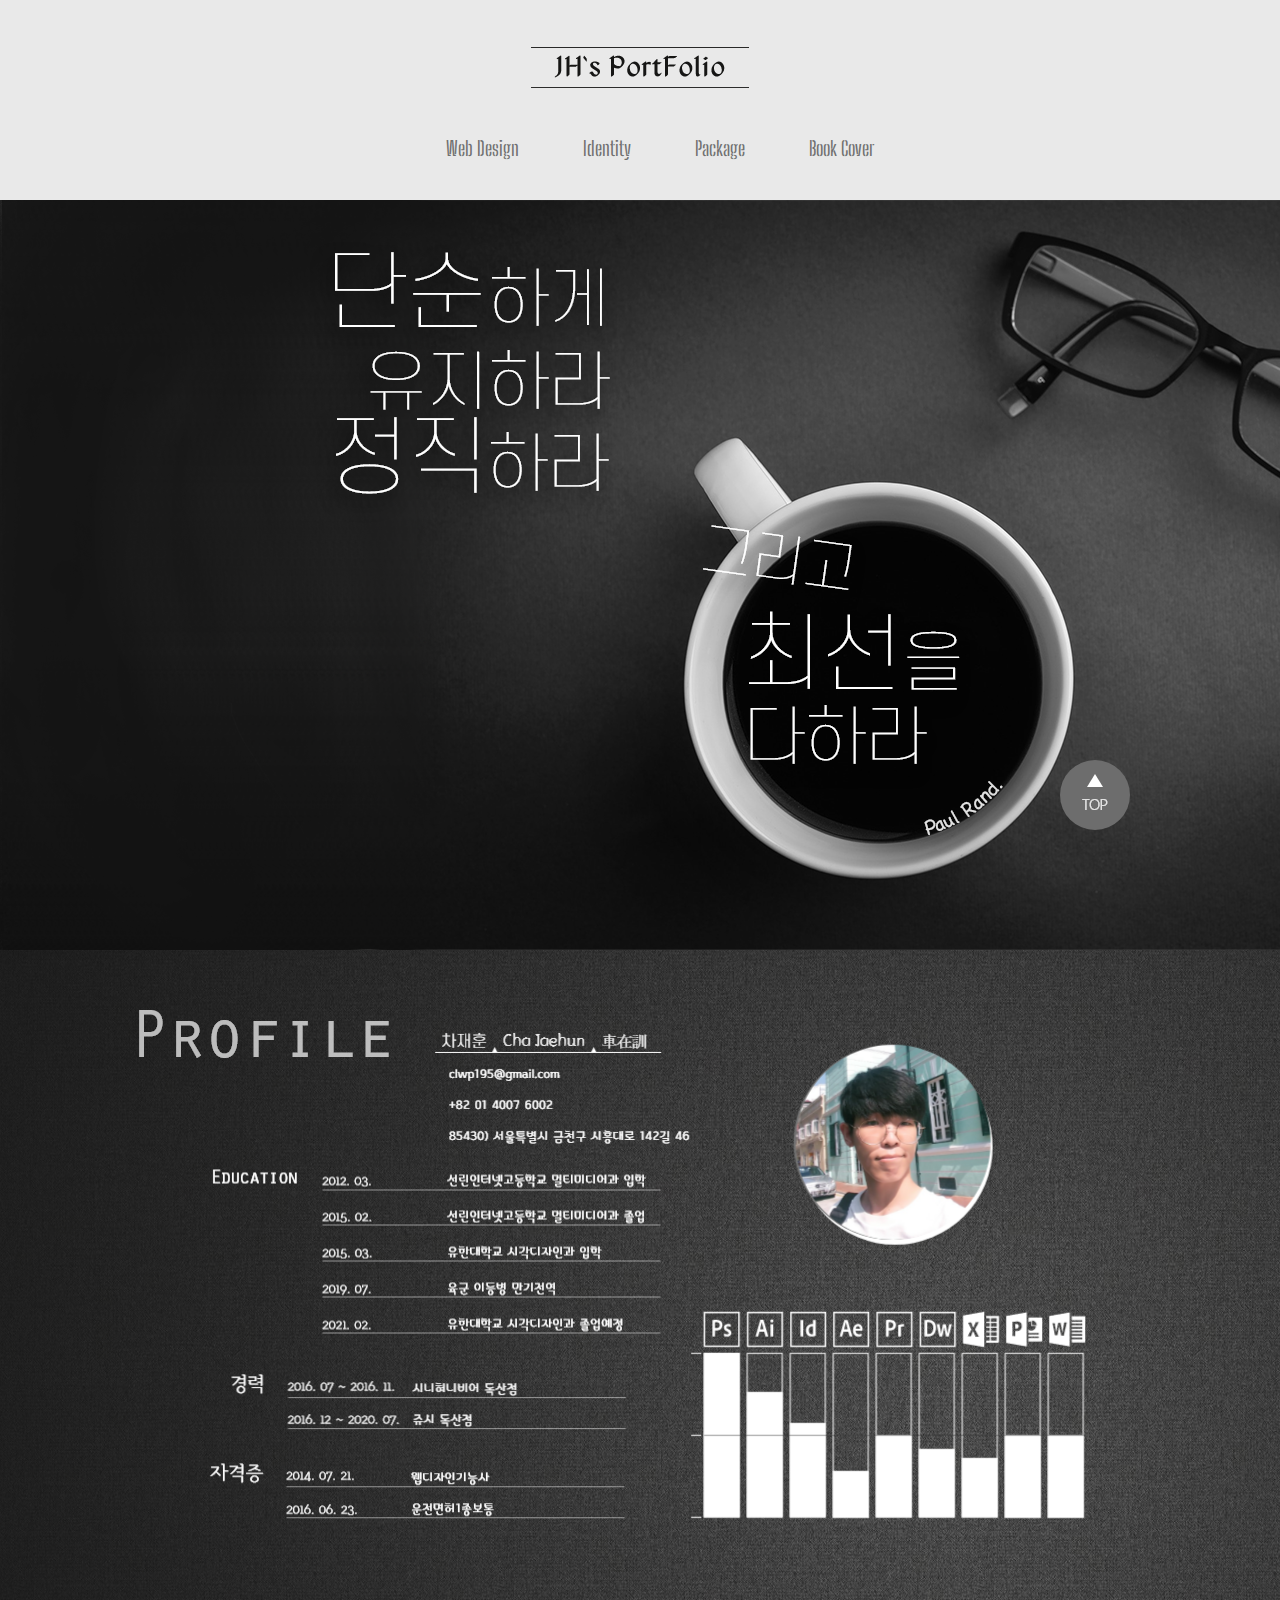
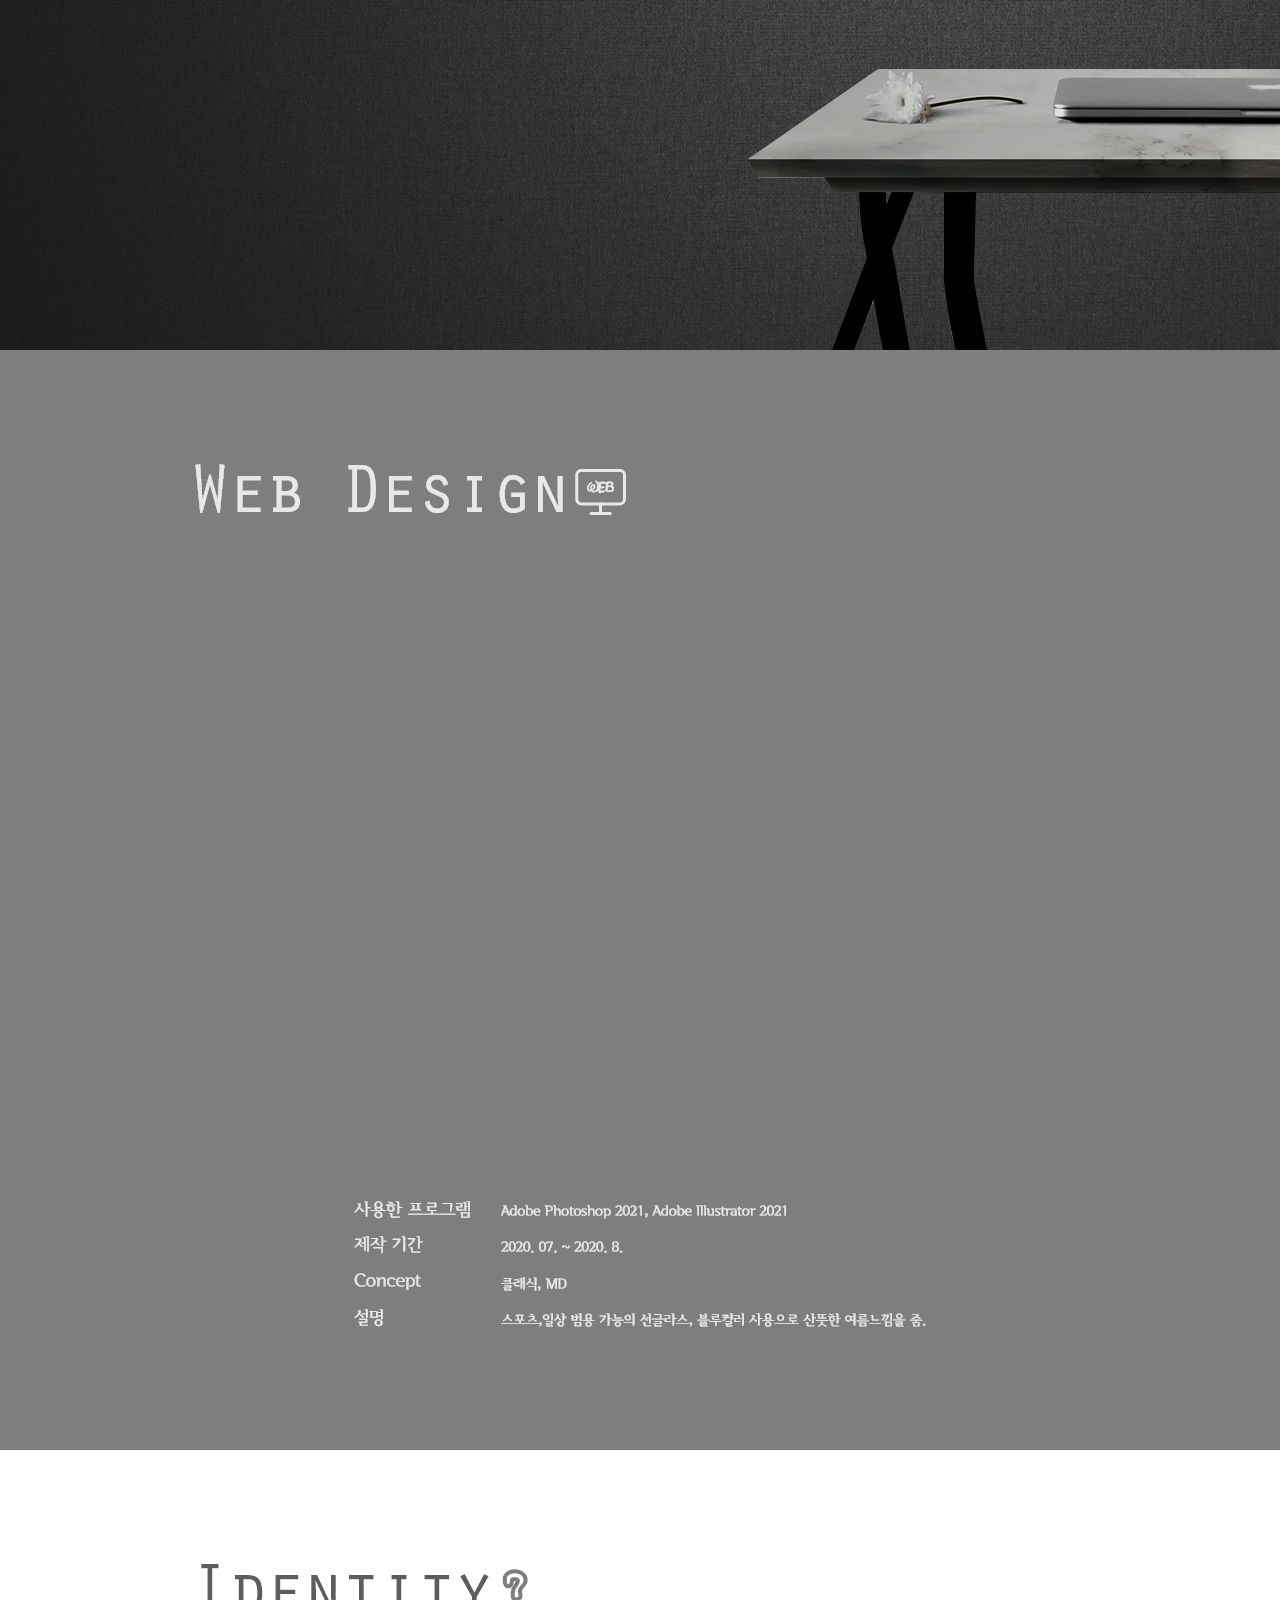
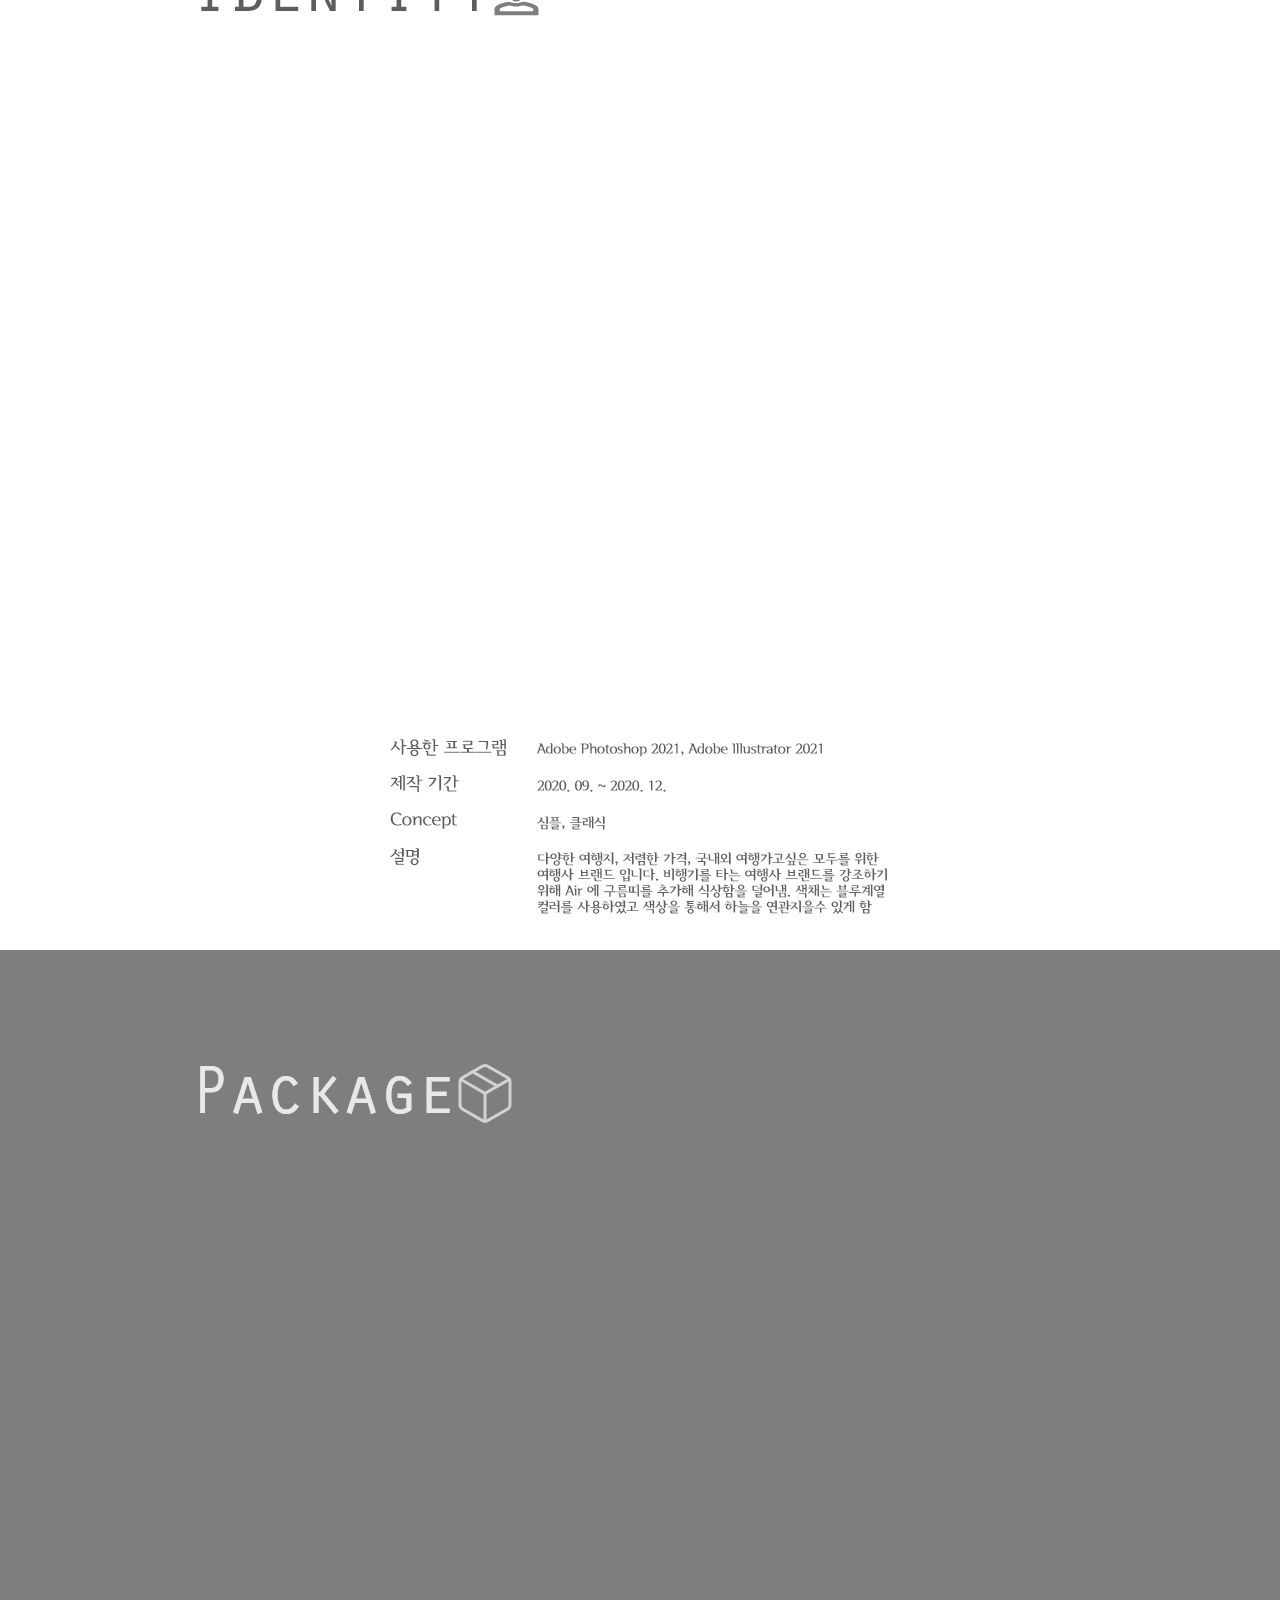
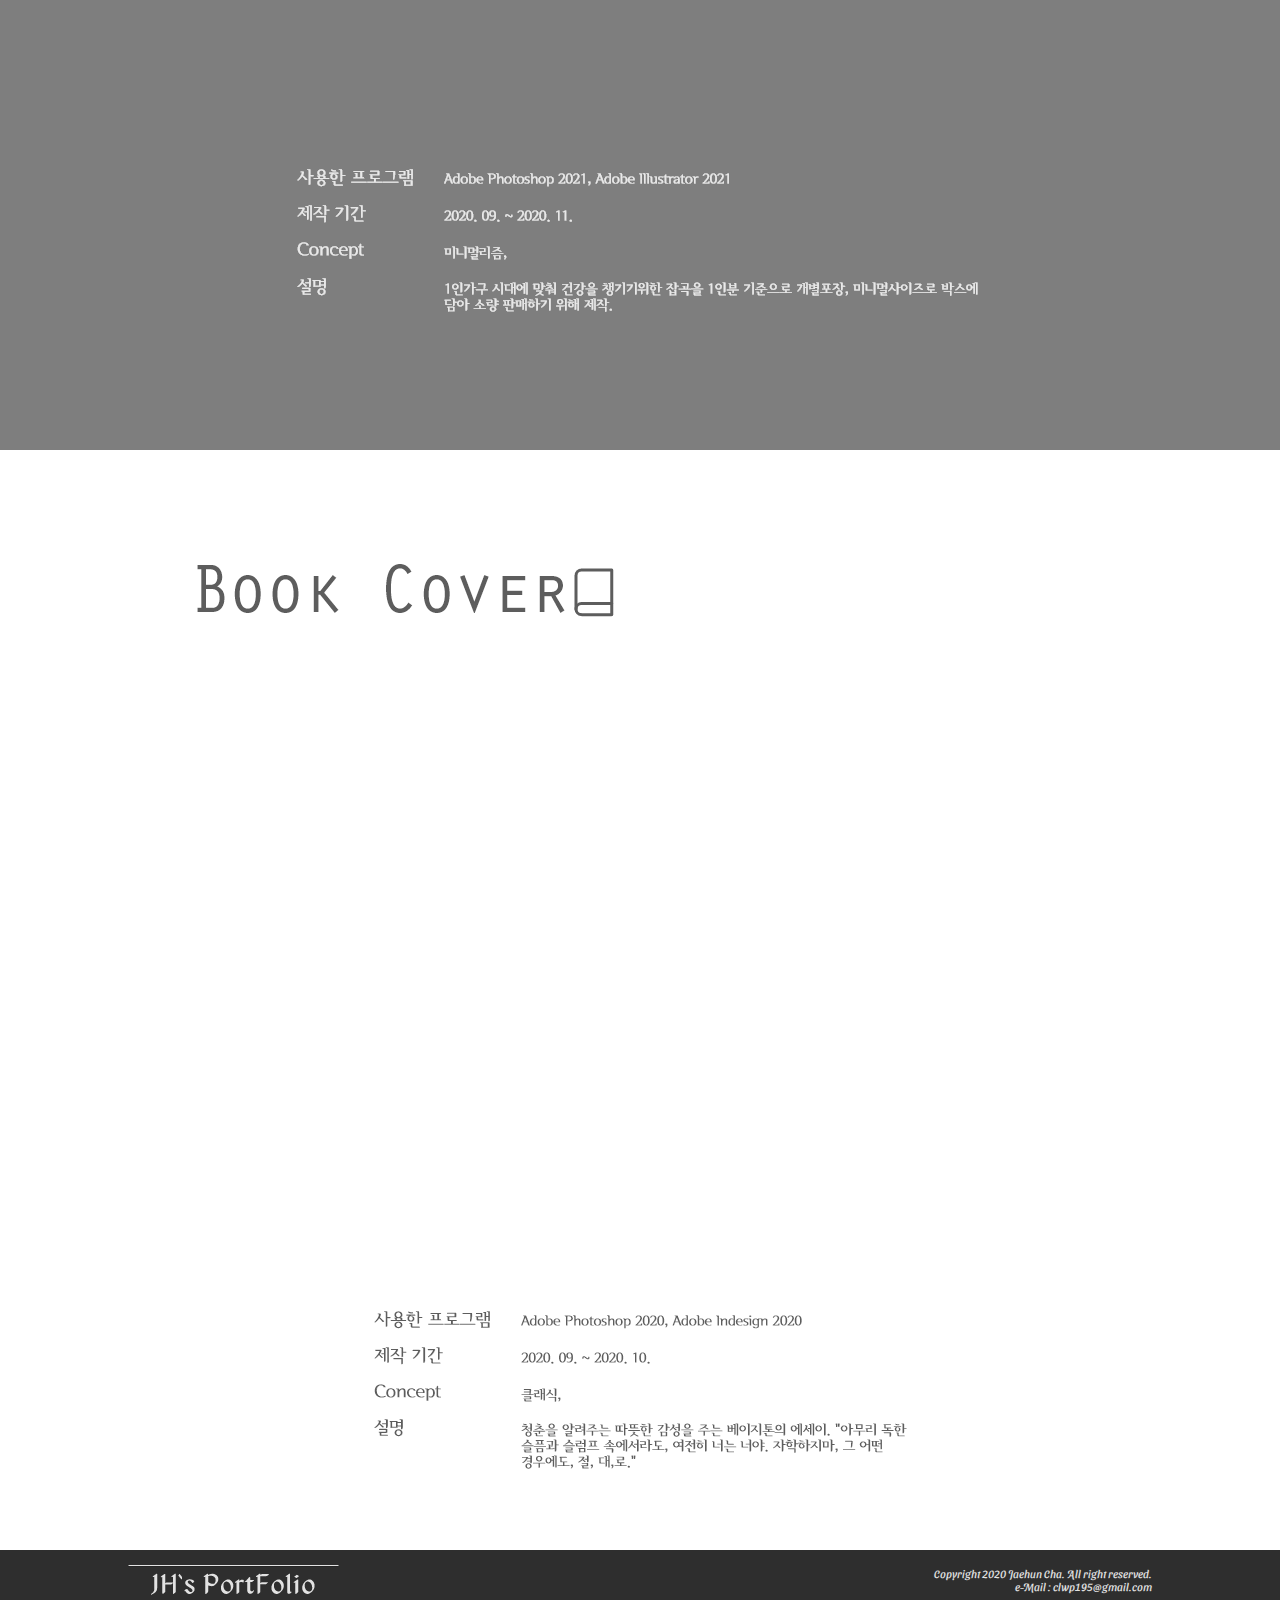
<file: index.html>
<!DOCTYPE html>
<html lang="kr" dir="ltr">
  <head>
    <meta charset="utf-8">
    <title>Jaehun's Portfolio</title>
    <link rel="stylesheet" href="css/style.css">
    <link rel="stylesheet" href="css/aos.css">
    <link href="https://fonts.googleapis.com/css2?family=Noto+Sans+KR:wght@100;300;400;500;700;900&display=swap" rel="stylesheet">
    <link href="https://fonts.googleapis.com/css2?family=Big+Shoulders+Stencil+Display:wght@100;300;400;500;600;700;800;900&display=swap" rel="stylesheet">
    <link href="https://fonts.googleapis.com/css2?family=Sansita+Swashed:wght@300&display=swap" rel="stylesheet">

    <!--모바일로 이동하는 스크립트 시작-->
    <script type="text/javascript"> var UserAgent = navigator.userAgent; if (UserAgent.match(/iPhone|ipad|Android|Windows CE|BlackBerry|Symbian|Windows Phone|webOS|Opera Mini|Opera Mobi|POLARIS|IEMobile|lgtelecom|nokia|SonyEricsson/i) != null || UserAgent.match(/LG|SAMSUNG|Samsung/) != null) { location.href = "m_index.html"; }
    </script>
    <!--모바일로 이동하는 스크립트 끝-->

  </head>
  <body>

    <header id="anchor5">
      <div class="logo">
         <img src="img/01_logo.png" alt="JH's Portfolio">
      </div>
      <nav>
        <div class="menu">
          <ul>
            <li><a onclick="fnMove('1')">Web Design</a></li>
            <li><a onclick="fnMove('2')">Identity</a></li>
            <li><a onclick="fnMove('3')">Package</a></li>
            <li><a onclick="fnMove('4')">Book Cover</a></li>
          </ul>
        </div>
      </nav>
    </header>

    <section>
      <!--키비주얼 부문-->
      <div class="keyvisual"><!--키비주얼이 나오는 영역-->
        <div class="keyvisual_wrap"><!--키비주얼의 1024pixel을 중앙에 연출-->
          <div class="keyvisual_title"><!--키비주얼의 title을 처리하는 영역-->
            <img src="img/03_keyvisual_title.png" alt="단순하게 유지하라 정직하라 그리고 최선을 다하라" >
          </div>
        </div>
      </div>

      <!--프로필 부문-->
      <div class="profile" >
        <div class="profile_wrap">
          <div class="profile_01"><img src="img/04_01.png" alt="title"></div>
          <div class="profile_02"><img src="img/04_02.png" alt="이름/연락처"></div>
          <div class="profile_03"><img src="img/04_03.png" alt="학력"></div>
          <div class="profile_04"><img src="img/04_04.png" alt="경력"></div>
          <div class="profile_05"><img src="img/04_05.png" alt="자격증"></div>
          <div class="profile_06"><img src="img/04_photo.png" alt="사진"></div>
          <div class="profile_07"><img src="img/04_skill.png" alt="스킬"></div>
        </div>
      </div>

      <!--포트폴리오 1-->
      <div class="webdesign" id="anchor1">
        <div class="webdesign_wrap">
          <div class="web_title"><img src="img/05_web_title.png" alt="title"></div>
          <div class="web_mockup" data-aos="zoom-in" data-aos-duration="1500"><img src="img/05_web_mockup.png" alt="mockup"></div>
          <div class="web_text"><img src="img/05_web_text.png" alt="text"></div>
        </div>
      </div>

      <!--포트폴리오 2-->
      <div class="identity" id="anchor2">
        <div class="identity_wrap">
          <div class="idnetity_title"><img src="img/06_identity_title.png" alt="title"></div>
          <div class="idnetity_mockup" data-aos="zoom-in" data-aos-duration="1500"><img src="img/06_identity_mockup.png" alt="mockup"></div>
          <div class="idnetity_text"><img src="img/06_identity_text.png" alt="text"></div>
        </div>
      </div>

      <!--포트폴리오 3-->
      <div class="package" id="anchor3">
        <div class="package_wrap">
          <div class="package_title"><img src="img/07_package_title.png" alt="title"></div>
          <div class="package_mockup" data-aos="zoom-in" data-aos-duration="1500"><img src="img/07_package_mockup.png" alt="mockup"></div>
          <div class="package_text"><img src="img/07_package_text.png" alt="text"></div>
        </div>
      </div>

      <!--포트폴리오 4-->
      <div class="bookcover" id="anchor4">
        <div class="bookcover_wrap">
          <div class="bookcover_title"><img src="img/08_bookcover_title.png" alt="title"></div>
          <div class="bookcover_mockup" data-aos="zoom-in" data-aos-duration="1500"><img src="img/08_bookcover_mockup.png" alt="mockup"></div>
          <div class="bookcover_text"><img src="img/08_bookcover_text.png" alt="text"></div>
        </div>
      </div>

    </section>

    <!--top 버튼-->
    <a onclick="fnMove('5')"><div class="top_bt"></div></a>


    <!--푸터 부문-->
    <footer>
      <div class="footer_wrap">
        <span class="footer_logo"><img src="img/09_footer_logo.png" alt="footer" /></span>
        <span class="footer_text">Copyright 2020 Jaehun Cha. All right reserved.<br>e-Mail : clwp195@gmail.com</span>
      </div>
    </footer>

    <!--스크롤 스크립트-->
    <script type="text/javascript" src="js/jquery-latest.js"></script>
    <script>
      function fnMove(seq){
        var offset = $("#anchor" + seq).offset();
        $('html,body').animate({scrollTop : offset.top}, 1200);
      }
    </script>

    <!--AOS 스크립트-->
    <script type="text/javascript" src="js/aos.js"></script>
    <script>
      AOS.init({
        easing: 'ease-in-out-sine'
      });
    </script>

  </body>
</html>
</file>
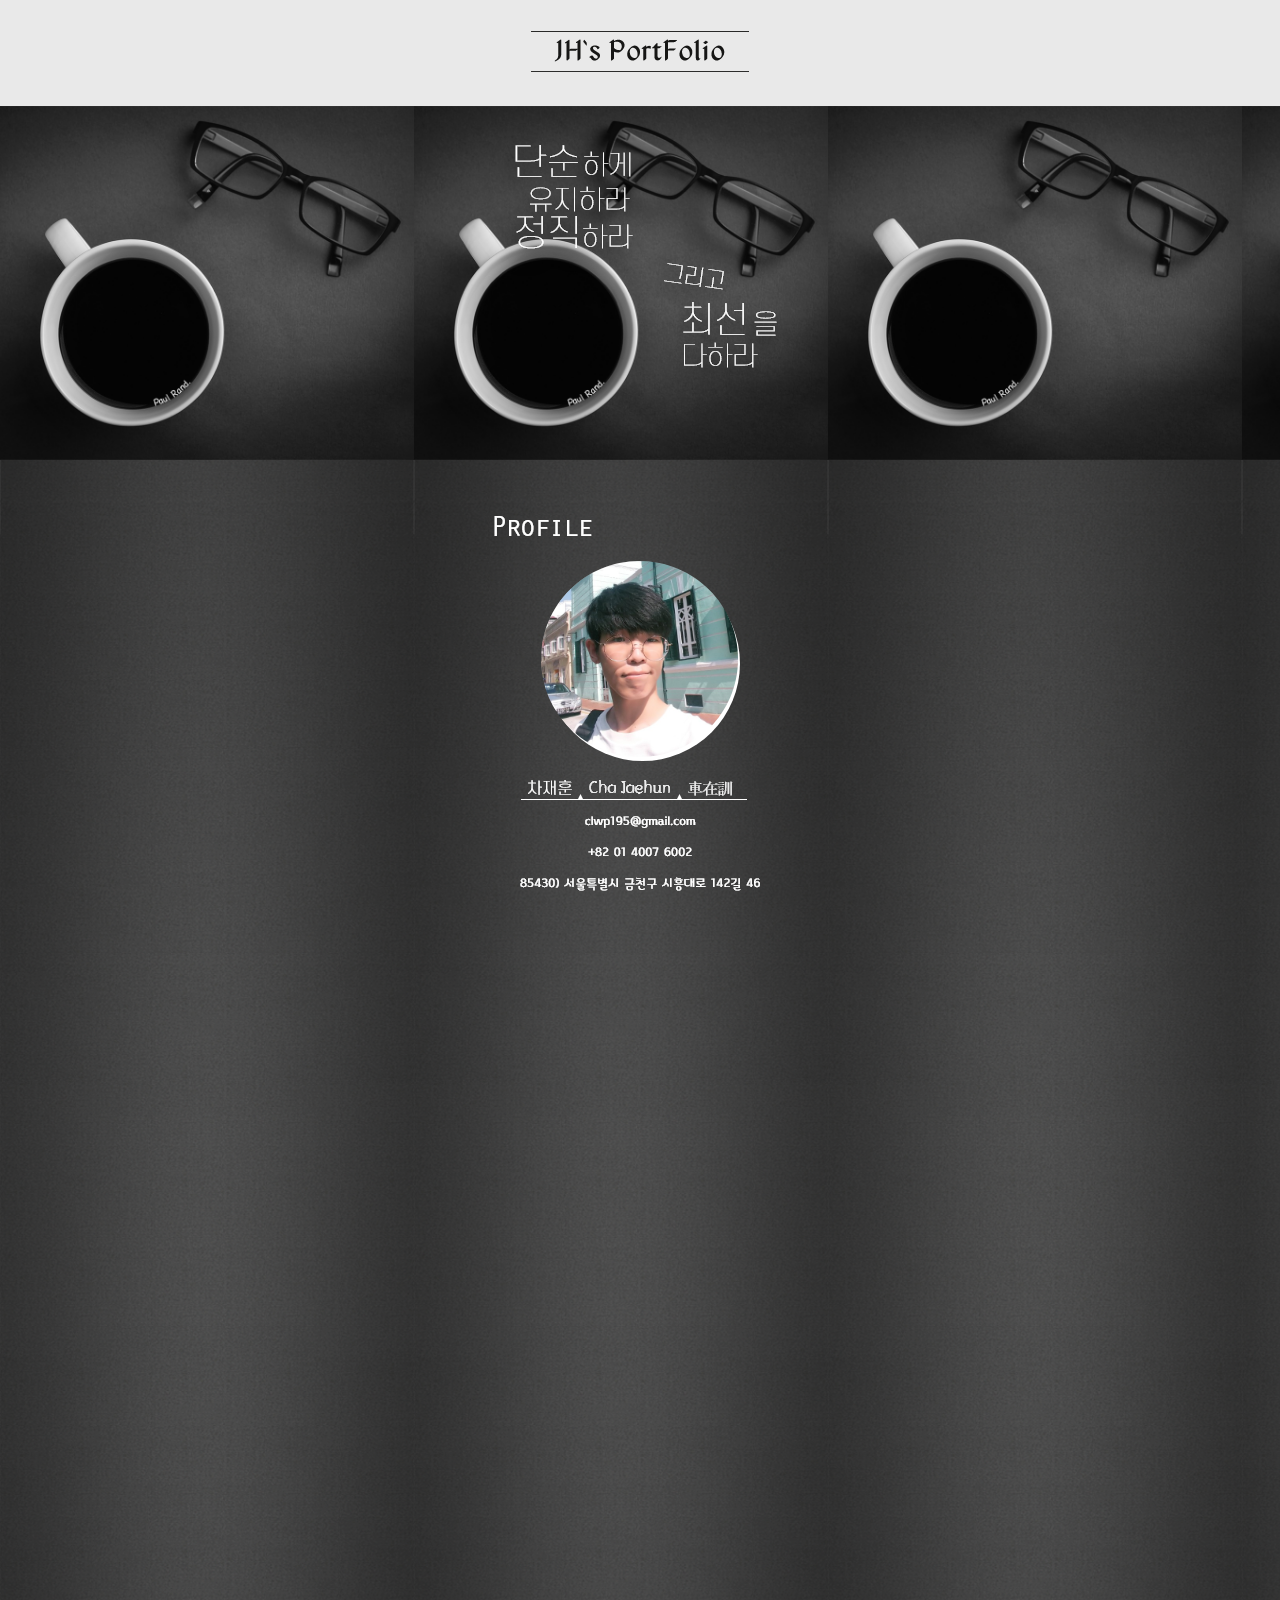
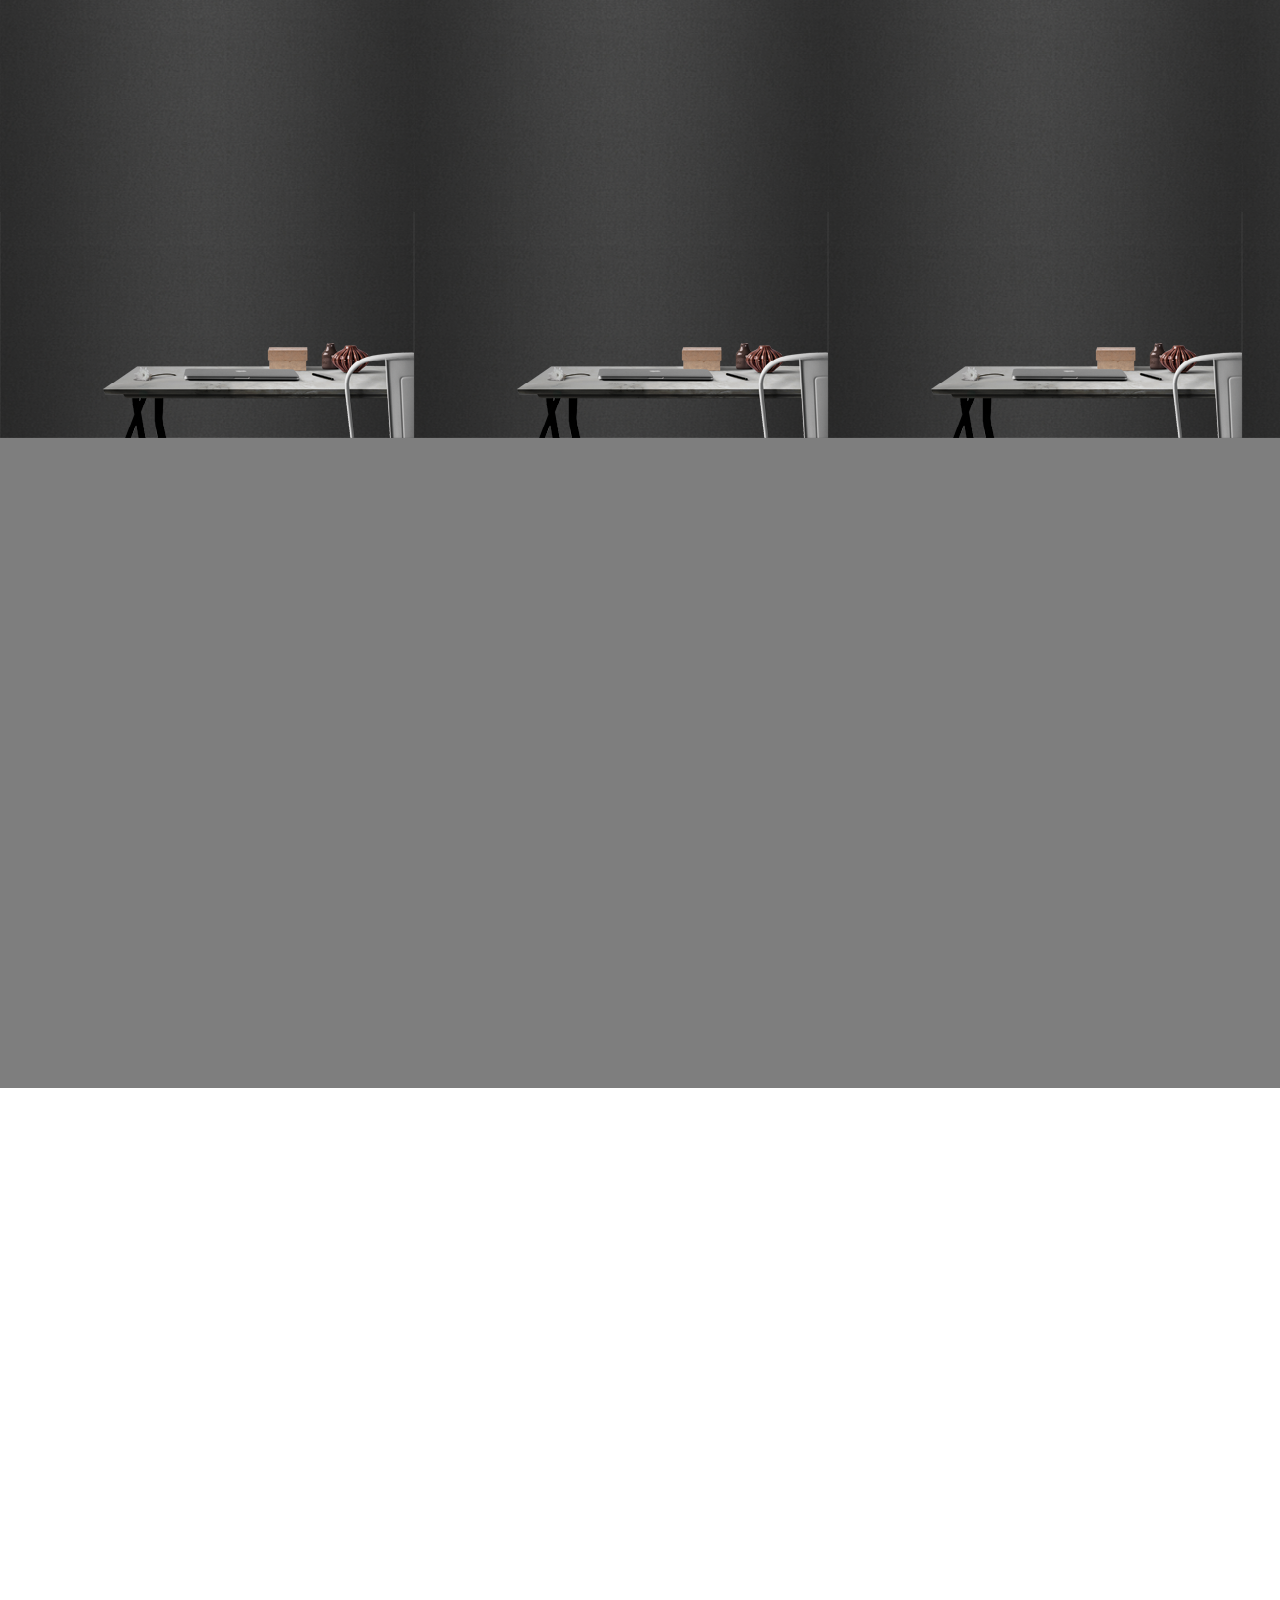
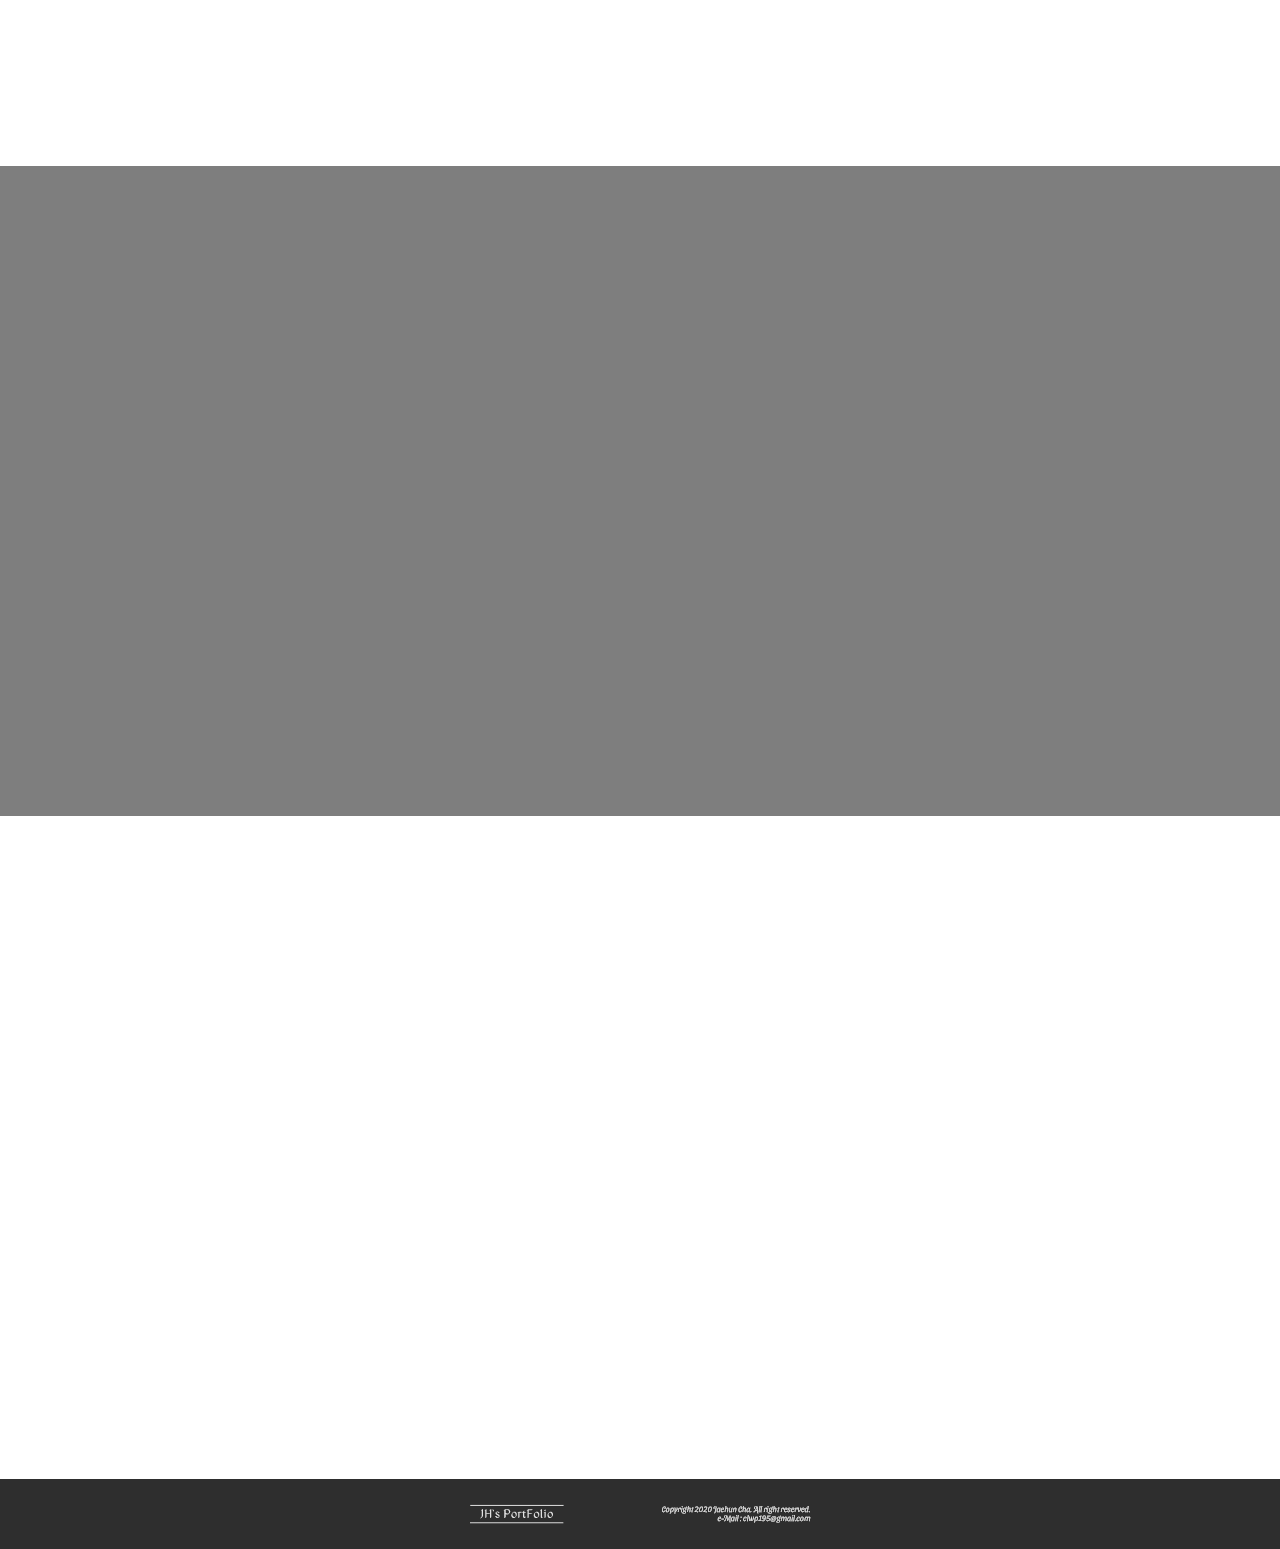
<file: m_index.html>
<!DOCTYPE html>
<html lang="kr" dir="ltr">
  <head>
    <meta charset="utf-8">
    <title>JH's Portfolio</title>
    <meta name="viewport" content="width=414, user-scalable=no, target-density-dpi=device-dpi">
    <link rel="stylesheet" href="css/m_style.css">
    <link rel="stylesheet" href="css/aos.css">
  </haed>
  <body>

    <header>
      <div class="logo">
        <img src="img/m_01.png" alt="logo">
      </div>
    </header>

    <section>
      <div class="keyvisual">
        <img src="img/m_02.png" alt="slogan" ata-aos="fade-down-right">
      </div>

      <div class="profile">
        <div class="pf_01" data-aos="fade-up" data-aos-anchor-placement="top-bottom"><img src="img/m_04.png" alt="이름/사진/연락처"></div>
        <div class="pf_02" data-aos="fade-up" data-aos-anchor-placement="top-bottom"><img src="img/m_05.png" alt="education"></div>
        <div class="pf_03" data-aos="fade-up" data-aos-anchor-placement="top-bottom"><img src="img/m_06.png" alt="works"></div>
        <div class="pf_04" data-aos="fade-up" data-aos-anchor-placement="top-bottom"><img src="img/m_07.png" alt="certificate"></div>
        <div class="pf_05" data-aos="fade-up" data-aos-anchor-placement="top-bottom"><img src="img/m_08.png" alt="skill"></div>
      </div>

      <div class="pf1">
        <img src="img/m_p_01.png" alt="UI/UX 디자인" data-aos="flip-up">
      </div>
      <div class="pf2">
        <img src="img/m_p_02.png" alt="CI/BI 디자인" data-aos="flip-up">
      </div>
      <div class="pf3">
        <img src="img/m_p_03.png" alt="패키지 디자인" data-aos="flip-up">
      </div>
      <div class="pf4">
        <img src="img/m_p_04.png" alt="북커버 디자인" data-aos="flip-up">
      </div>
    </section>

    <footer>
      <img src="img/m_10.png" alt="footer">
    </footer>

    <!--AOS 스크립트-->
    <script type="text/javascript" src="js/aos.js"></script>
    <script>
      AOS.init({
        easing: 'ease-in-out-sine'
      });
    </script>

  </body>
</html>
</file>
<file: css/style.css>
*{margin: 0;}
html{font-size: 10px;}
body{font-size: 1rem;}
a{text-decoration: none;}

header{background-color: #E9E9E9;width: 100%; height: 20rem;}
header > div {margin: auto;width: 102.4rem;height: 13.5rem;display: flex;justify-content: space-around;align-items: center;}
header > nav {margin: auto;width: 102.4rem;height: 2.5rem;display: flex;justify-content: space-around; align-items: center;}

header > nav > .menu {display: inline-block;}
header > nav > .menu > ul {list-style: none;}
header > nav > .menu > ul > li {float: left;margin: 0rem 3.2rem;}
header > nav > .menu > ul > li > a {color: #707070; font-family: 'Big Shoulders Stencil Display', cursive; font-size: 2rem; font-weight: 500; letter-spacing: 0;}
header > nav > .menu > ul > li > a:hover {color: #183557;}

section {}
section > .keyvisual {background-image: url('../img/02_keyvisual_bg.png');height: 75rem;}
section > .keyvisual > .keyvisual_wrap {margin: auto;width: 102.4rem;height: 75rem;}
section > .keyvisual > .keyvisual_wrap > .keyvisual_title {padding-top: 12px;text-align: center;}


section > .profile {background-image: url('../img/04_profile_bg.png'); height: 100rem;}
section > .profile > .profile_wrap {margin: auto; width: 102.4rem;}
section > .profile > .profile_wrap > .profile_01 {padding-top: 6rem;}
section > .profile > .profile_wrap > .profile_02 {transform:translateX(30%) translateY(-45%);}
section > .profile > .profile_wrap > .profile_03 {margin-top: 2.9rem; transform:translateX(8%) translateY(-35%);}
section > .profile > .profile_wrap > .profile_04 {margin-top: 2.9rem; transform:translateX(10%) translateY(-90%);}
section > .profile > .profile_wrap > .profile_05 {margin-top: 2.9rem; transform:translateX(8%) translateY(-90%);}
section > .profile > .profile_wrap > .profile_06 {margin: auto;transform:translateX(65%) translateY(-265%);}
section > .profile > .profile_wrap > .profile_07 {margin: auto;transform:translateX(55%) translateY(-225%);}

section > .webdesign {background-color: #7E7E7E; height: 110rem;}
section > .webdesign > .webdesign_wrap {margin: auto; width: 102.4rem;}
section > .webdesign > .webdesign_wrap > .web_title {padding-top: 11.4rem; padding-left: 6.1rem;}
section > .webdesign > .webdesign_wrap > .web_mockup {text-align: center;}
section > .webdesign > .webdesign_wrap > .web_text {color: #5E5E5E; text-align: center;}

section > .identity {background-color: #FFFFFF; height: 110rem;}
section > .identity > .identity_wrap {margin: auto; width: 102.4rem;}
section > .identity > .identity_wrap > .idnetity_title {padding-top: 11.4rem; padding-left: 6.1rem;}
section > .identity > .identity_wrap > .idnetity_mockup {text-align: center;}
section > .identity > .identity_wrap > .idnetity_text {color: #5E5E5E; text-align: center;}

section > .package {background-color: #7E7E7E; height: 110rem;}
section > .package > .package_wrap {margin: auto; width: 102.4rem;}
section > .package > .package_wrap > .package_title {padding-top: 11.4rem; padding-left: 6.1rem;}
section > .package > .package_wrap > .package_mockup {text-align: center;}
section > .package > .package_wrap > .package_text {color: #5E5E5E; text-align: center;}

section > .bookcover {background-color: #FFFFFF; height: 110rem;}
section > .bookcover > .bookcover_wrap {margin: auto; width: 102.4rem;}
section > .bookcover > .bookcover_wrap > .bookcover_title {padding-top: 11.4rem; padding-left: 6.1rem;}
section > .bookcover > .bookcover_wrap > .bookcover_mockup {text-align: center;}
section > .bookcover > .bookcover_wrap > .bookcover_text {color: #5E5E5E; text-align: center;}

footer{background-color: #2e2e2e;height: 7rem;}
footer > .footer_wrap{margin:auto;width:102.4rem;}
footer > .footer_wrap > .footer_logo{float: left; padding-top: 1.5rem;}
footer > .footer_wrap > .footer_text{float: right; padding-top: 1.7rem; text-align: right; color: #e2e2e2; font-family: 'Sansita Swashed'; font-size: 11px;}

.top_bt{background-image: url('../img/10_top_01.png');position: fixed;width: 7.0rem;height: 7.0rem; right: 15rem;bottom: 7rem; z-index: 9999;}
</file>
<file: css/m_style.css>
*{margin: 0;}
html{font-size: 10px;}
body{font-size: 1rem;}
a{text-decoration: none;}

header{background-color: #E9E9E9; height: 10.6rem; text-align: center;}
header > .logo{padding-top: 3.1rem;}

section > .keyvisual{text-align: center;background-image: url('../img/m_03.png');height: 35.4rem;}

section > .keyvisual > img{padding-top: 1.2rem;}

section > .profile{background-image: url('../img/m_09.png');height: 157.8rem;}

.pf_01, .pf_02, .pf_03, .pf_04, .pf_05{text-align: center;}

section > .profile > .pf_01{padding-top: 5.5rem;}
section > .profile > .pf_02, .pf_03, .pf_04, .pf_05{margin-top: 3.7rem;}


.pf1, .pf2, .pf3, .pf4, .pf5{text-align: center;}

section > .pf1{background-color: #7E7E7E;height: 65rem;}
section > .pf2{background-color: #FFFFFF;height: 67.8rem;}
section > .pf3{background-color: #7E7E7E;height: 65rem;}
section > .pf4{background-color: #FFFFFF;height: 66.3rem;}

section > .pf1 > img{margin-top: 5rem;}
section > .pf2 > img{margin-top: 5rem;}
section > .pf3 > img{margin-top: 5rem;}
section > .pf4 > img{margin-top: 5rem;}

footer {background-color: #2E2E2E;height: 7rem;text-align: center;}
footer > img{margin-top: 2.5rem;}
</file>
